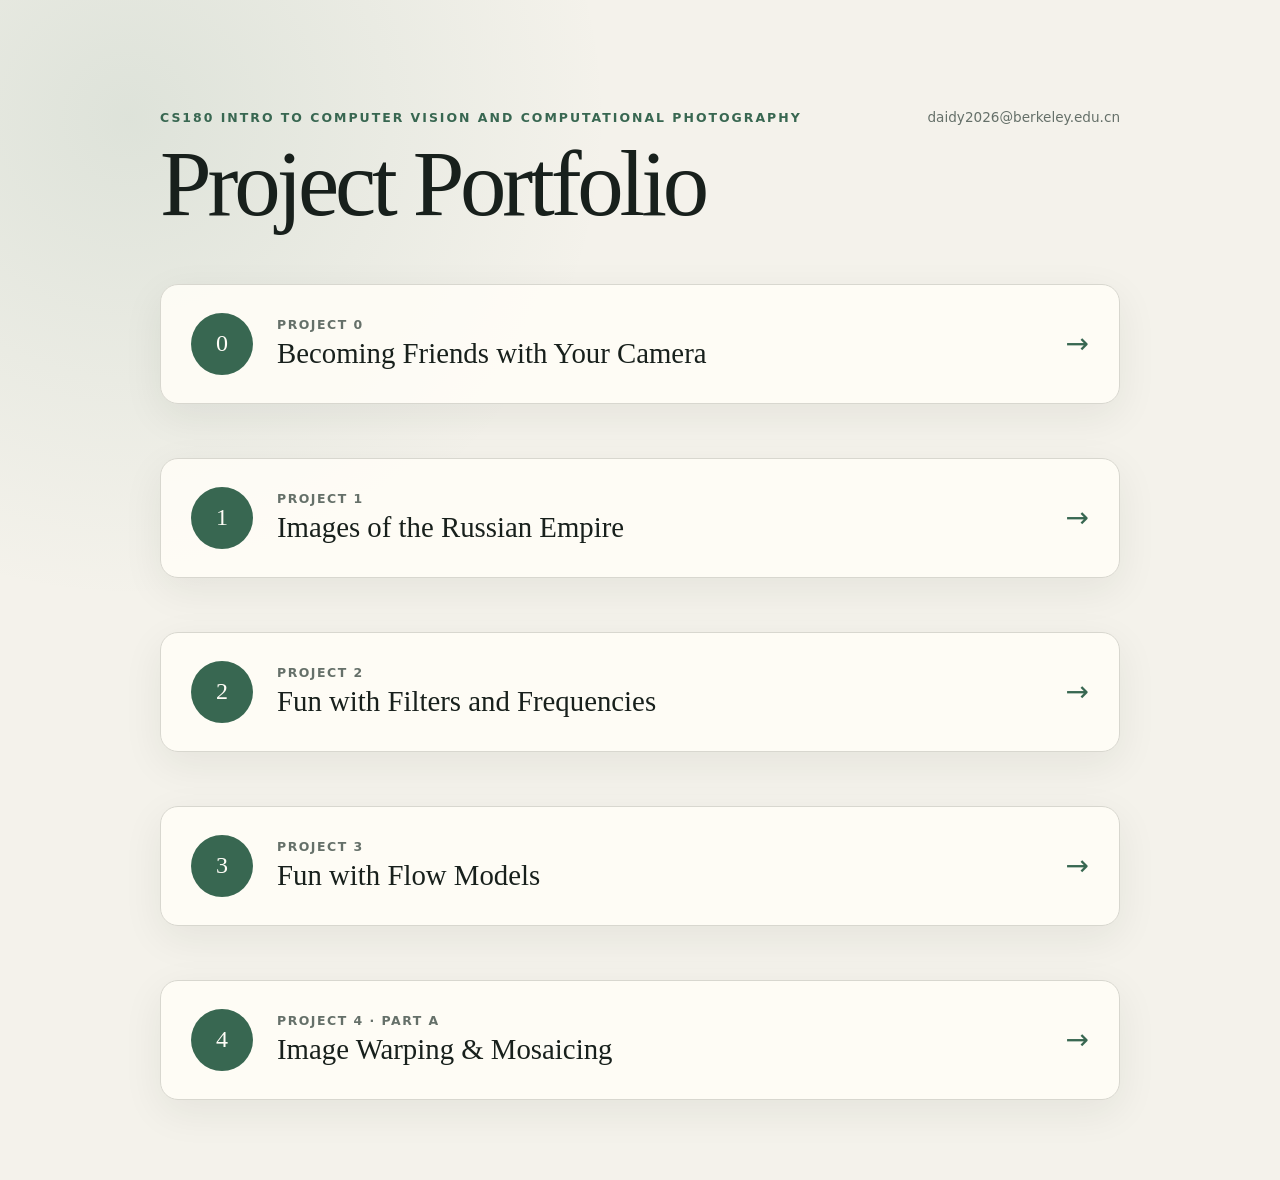
<file: index.html>
<!DOCTYPE html>
<html lang="en">
<head>
    <meta charset="UTF-8">
    <meta name="viewport" content="width=device-width, initial-scale=1.0">
    <meta name="description" content="CS180 computer vision project portfolio">
    <title>CS180 Portfolio</title>
    <style>
        :root {
            color-scheme: light;
            --ink: #18201c;
            --muted: #657069;
            --paper: #f4f2eb;
            --card: #fffdf7;
            --accent: #386751;
            --line: #d8d7cf;
        }

        * {
            box-sizing: border-box;
        }

        body {
            min-height: 100vh;
            margin: 0;
            color: var(--ink);
            background:
                radial-gradient(circle at 10% 10%, rgba(87, 133, 111, 0.14), transparent 30rem),
                var(--paper);
            font-family: Inter, ui-sans-serif, system-ui, -apple-system, BlinkMacSystemFont, "Segoe UI", sans-serif;
        }

        main {
            width: min(960px, calc(100% - 40px));
            margin: 0 auto;
            padding: 12vh 0 80px;
        }

        .eyebrow {
            margin: 0;
            color: var(--accent);
            font-size: 0.78rem;
            font-weight: 750;
            letter-spacing: 0.16em;
            text-transform: uppercase;
        }

        .topbar {
            display: flex;
            gap: 24px;
            align-items: center;
            justify-content: space-between;
            margin-bottom: 12px;
        }

        h1 {
            max-width: 720px;
            margin: 0;
            font-family: Georgia, "Times New Roman", serif;
            font-size: clamp(2.8rem, 8vw, 5.8rem);
            font-weight: 500;
            letter-spacing: -0.045em;
            line-height: 0.98;
        }

        .identity {
            display: flex;
            flex-shrink: 0;
            gap: 12px;
            align-items: baseline;
            font-size: 0.85rem;
            font-style: normal;
            line-height: 1.4;
        }

        .identity a {
            color: var(--muted);
            text-decoration: none;
        }

        .identity a:hover,
        .identity a:focus-visible {
            color: var(--accent);
            text-decoration: underline;
            text-underline-offset: 3px;
        }

        .project-card {
            display: grid;
            grid-template-columns: auto 1fr auto;
            gap: 24px;
            align-items: center;
            margin-top: 54px;
            padding: 28px 30px;
            color: inherit;
            background: rgba(255, 253, 247, 0.9);
            border: 1px solid var(--line);
            border-radius: 18px;
            box-shadow: 0 12px 40px rgba(28, 39, 33, 0.07);
            text-decoration: none;
            transition: transform 180ms ease, box-shadow 180ms ease, border-color 180ms ease;
        }

        .project-card:hover,
        .project-card:focus-visible {
            border-color: #9eb2a8;
            box-shadow: 0 18px 45px rgba(28, 39, 33, 0.12);
            outline: none;
            transform: translateY(-3px);
        }

        .project-number {
            display: grid;
            width: 62px;
            height: 62px;
            place-items: center;
            color: var(--card);
            background: var(--accent);
            border-radius: 50%;
            font-family: Georgia, "Times New Roman", serif;
            font-size: 1.5rem;
        }

        .project-label {
            display: block;
            margin-bottom: 5px;
            color: var(--muted);
            font-size: 0.78rem;
            font-weight: 700;
            letter-spacing: 0.12em;
            text-transform: uppercase;
        }

        .project-title {
            font-family: Georgia, "Times New Roman", serif;
            font-size: clamp(1.35rem, 4vw, 1.8rem);
        }

        .arrow {
            color: var(--accent);
            font-size: 1.75rem;
            transition: transform 180ms ease;
        }

        .project-card:hover .arrow {
            transform: translateX(4px);
        }

        @media (max-width: 560px) {
            main {
                width: min(100% - 28px, 960px);
                padding-top: 9vh;
            }

            .topbar {
                flex-direction: column;
                gap: 8px;
                align-items: flex-start;
            }

            .identity {
                flex-wrap: wrap;
                gap: 4px 10px;
            }

            .project-card {
                grid-template-columns: auto 1fr;
                gap: 16px;
                padding: 22px 20px;
            }

            .project-number {
                width: 50px;
                height: 50px;
            }

            .arrow {
                display: none;
            }
        }
    </style>
</head>
<body>
    <main>
        <div class="topbar">
            <p class="eyebrow">CS180 Intro to Computer Vision and Computational Photography</p>
            <address class="identity">
                <a href="mailto:daidy2026@berkeley.edu.cn">daidy2026@berkeley.edu.cn</a>
            </address>
        </div>

        <h1>Project Portfolio</h1>

        <a class="project-card" href="./project0/" aria-label="Open Project 0: Becoming Friends with Your Camera">
            <span class="project-number">0</span>
            <span>
                <span class="project-label">Project 0</span>
                <span class="project-title">Becoming Friends with Your Camera</span>
            </span>
            <span class="arrow" aria-hidden="true">→</span>
        </a>

        <a class="project-card" href="./project1/" aria-label="Open Project 1: Images of the Russian Empire">
            <span class="project-number">1</span>
            <span>
                <span class="project-label">Project 1</span>
                <span class="project-title">Images of the Russian Empire</span>
            </span>
            <span class="arrow" aria-hidden="true">→</span>
        </a>

        <a class="project-card" href="./project2/" aria-label="Open Project 2: Fun with Filters and Frequencies">
            <span class="project-number">2</span>
            <span>
                <span class="project-label">Project 2</span>
                <span class="project-title">Fun with Filters and Frequencies</span>
            </span>
            <span class="arrow" aria-hidden="true">→</span>
        </a>

        <a class="project-card" href="./project3/" aria-label="Open Project 3: Fun with Flow Models">
            <span class="project-number">3</span>
            <span>
                <span class="project-label">Project 3</span>
                <span class="project-title">Fun with Flow Models</span>
            </span>
            <span class="arrow" aria-hidden="true">→</span>
        </a>

        <a class="project-card" href="./project4/" aria-label="Open Project 4: Image Warping and Mosaicing">
            <span class="project-number">4</span>
            <span>
                <span class="project-label">Project 4 · Part A</span>
                <span class="project-title">Image Warping &amp; Mosaicing</span>
            </span>
            <span class="arrow" aria-hidden="true">→</span>
        </a>
    </main>
</body>
</html>
</file>
